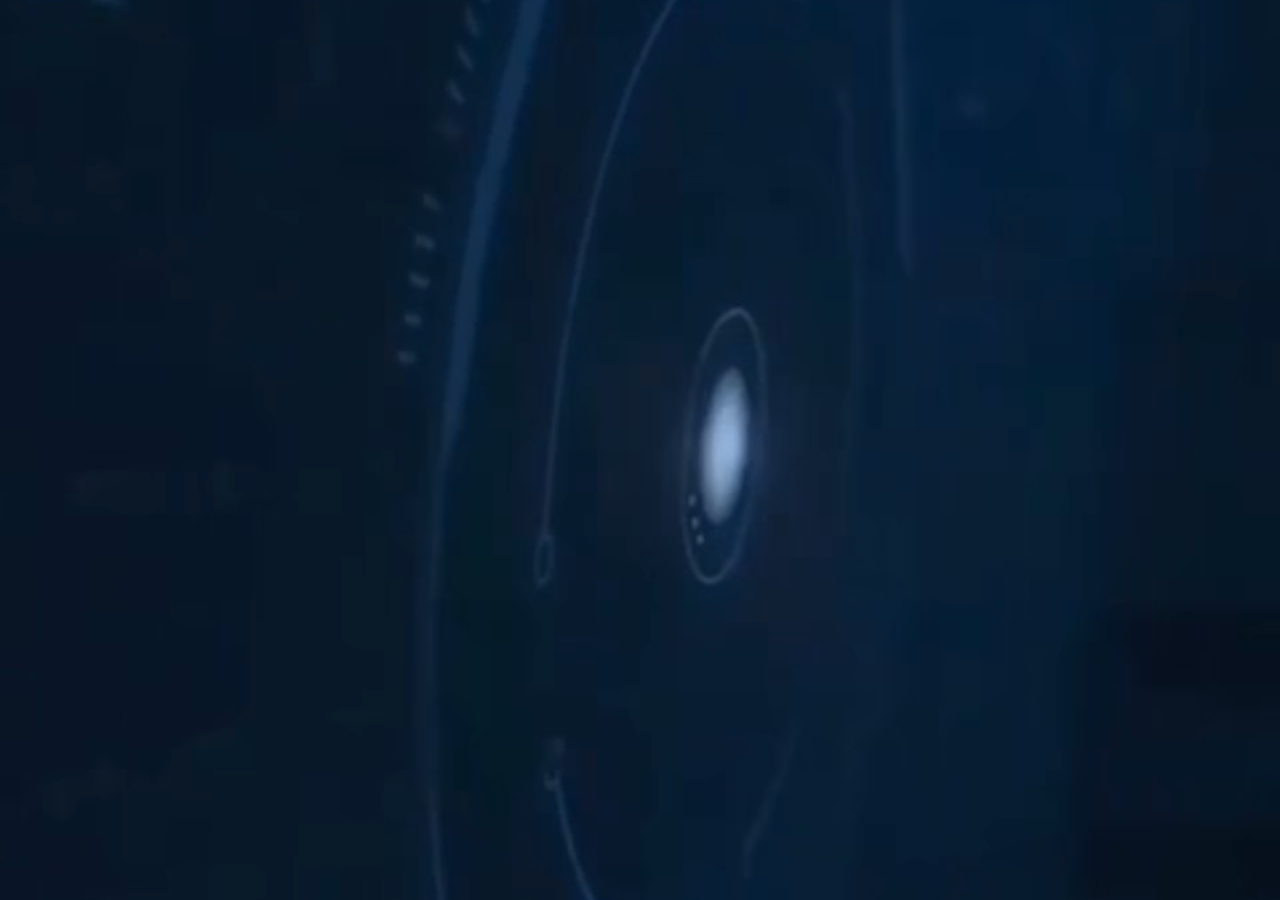
<file: index.html>
<!DOCTYPE html>
<html lang="en">
<head>
  <meta charset="UTF-8" />
  <title>Mission Control: Orbital Crisis</title>
  <link rel="stylesheet" href="https://cdnjs.cloudflare.com/ajax/libs/font-awesome/6.5.1/css/all.min.css"/>
  <link rel="stylesheet" href="style.css" />
</head>
<body>

  <div id="intro-container">
    <video id="intro-video" autoplay muted playsinline>
      <source src="assets/intro.mp4" type="video/mp4" />
    </video>
  </div>

  <!-- LANDING PAGE -->
  <div id="landing-page" class="hidden">


    <div class="stars-bg"></div>

    <!-- top bar -->
    <div class="top-bar">
      <div class="coins">
        <i class="fa-solid fa-coins"></i>
        <span class="coin-count">8,507,400</span>
      </div>

      <button class="settings-btn"><i class="fa-solid fa-gear"></i></button>
    </div>

    <!-- main content -->
    <div class="main-content">

      <div class="title-block">
        <h1 class="game-title">MISSION CONTROL</h1>
        <h2 class="game-subtitle">ORBITAL CRISIS</h2>
      </div>

      <button class="start-btn">
        START MISSION
      </button>

    </div>

    <!--bottom bar -->
    <div class="bottom-bar">

      <div class="info-card">
        <span class="info-label">Progress</span>
        <span class="info-value">1/3 Ships</span>
      </div>

      <div class="info-card">
        <span class="info-label">Best Run</span>
        <span class="info-value">12:34</span>
      </div>

      <div class="info-card">
        <span class="info-label">Rank</span>
        <span class="info-value">Captain</span>
      </div>

    </div>

  </div>

  <script src="script.js"></script>
</body>
</html>
</file>
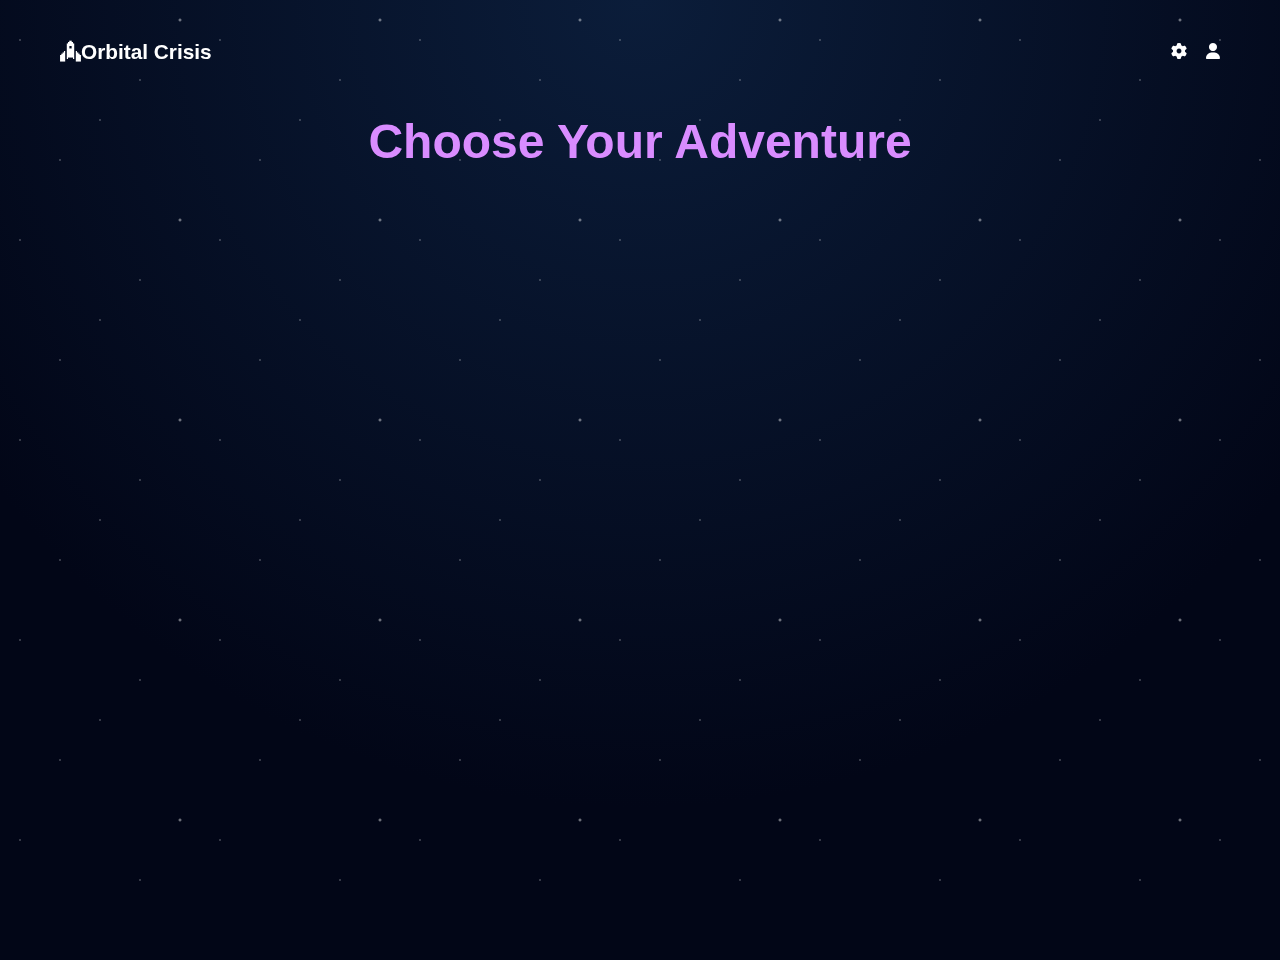
<file: levelDev.html>
<!DOCTYPE html>
<html lang="en">
<head>
    <meta charset="UTF-8">
    <meta name="viewport" content="width=device-width, initial-scale=1.0">
    <title>level page</title>
    <link rel="stylesheet" href="https://cdnjs.cloudflare.com/ajax/libs/font-awesome/6.5.1/css/all.min.css"/>
    <link rel="stylesheet" href="levelDev.css" />
</head>
<body>
    
<div class="stars-bg"></div>

<div class="level-page fade-container">

  <header class="top-bar">
    <div class="logo"><i class="fa-brands fa-space-awesome"></i>Orbital Crisis</div>
    <div class="icons">
      <span><i class="fa-solid fa-gear"></i></span>
      <span><i class="fa-solid fa-user"></i></span>
    </div>
  </header>

  <section class="level-header">
    <h1>Choose Your Adventure</h1>
  </section>

  <section class="levels-grid">

    <div class="level-card fade-item" style="background-image:url('assets/ship1.png')">
      <span class="badge easy">Easy</span>
      <span class="energy"><i class="fa-solid fa-bolt"></i></span>
      <h3>Level 1</h3>
      <p>Ship no. 1</p>
      <div class="stars">
        <i class="fa-solid fa-star"></i>
        <i class="fa-solid fa-star"></i>
        <i class="fa-solid fa-star"></i>
      </div>
    </div>

    <div class="level-card fade-item" style="background-image:url('assets/ship2.png')">
      <span class="badge easy">Easy</span>
      <span class="energy"><i class="fa-solid fa-bolt"></i></span>
      <h3>Level 2</h3>
      <p>Ship no. 2</p>
      <div class="stars">
        <i class="fa-solid fa-star"></i>
        <i class="fa-solid fa-star"></i>
        <i class="fa-regular fa-star"></i>
      </div>
    </div>

    <div class="level-card fade-item" style="background-image:url('assets/ship3.png')">
      <span class="badge medium">Medium</span>
      <span class="energy"><i class="fa-solid fa-bolt"></i></span>
      <h3>Level 3</h3>
      <p>Ship no. 3</p>
      <div class="stars">
        <i class="fa-regular fa-star"></i>
        <i class="fa-regular fa-star"></i>
        <i class="fa-regular fa-star"></i>
      </div>
    </div>

    <div class="level-card fade-item" style="background-image:url('assets/ship4.png')">
      <span class="badge medium">Medium</span>
      <span class="energy"><i class="fa-solid fa-bolt"></i></span>
      <h3>Level 4</h3>
      <p>Ship no. 4</p>
      <div class="stars">
        <i class="fa-solid fa-star"></i>
        <i class="fa-regular fa-star"></i>
        <i class="fa-regular fa-star"></i>
      </div>
    </div>

    <div class="level-card fade-item" style="background-image:url('assets/ship5.png')">
      <span class="badge hard">Hard</span>
      <span class="energy"><i class="fa-solid fa-bolt"></i></span>
      <h3>Level 5</h3>
      <p>Ship no. 5</p>
      <div class="stars">
        <i class="fa-regular fa-star"></i>
        <i class="fa-regular fa-star"></i>
        <i class="fa-regular fa-star"></i>
      </div>
    </div>

    <div class="level-card locked fade-item">
      <i class="fa-regular fa-lock"></i>
      <span class="energy"><i class="fa-solid fa-bolt"></i></span>
      Level 6<br><small>Neon City</small>
    </div>

    <div class="level-card locked fade-item">
      <i class="fa-regular fa-lock"></i>
      <span class="energy"><i class="fa-solid fa-bolt"></i></span>
      Level 7<br><small>Abyssal Depths</small>
    </div>

    <div class="level-card locked fade-item">
      <i class="fa-regular fa-lock"></i>
      <span class="energy"><i class="fa-solid fa-bolt"></i></span>
      Level 8<br><small>Final Challenge</small>
    </div>
  </section>

  <section class="stats fade-item">
    <div class="stat-box">5/8<br><small>Levels Unlocked</small></div>
    <div class="stat-box"><i class="fa-solid fa-star"></i>6<br><small>Stars Collected</small></div>
    <div class="stat-box">2<br><small>Levels Completed</small></div>
  </section>

</div>

</body>
</html>
</file>
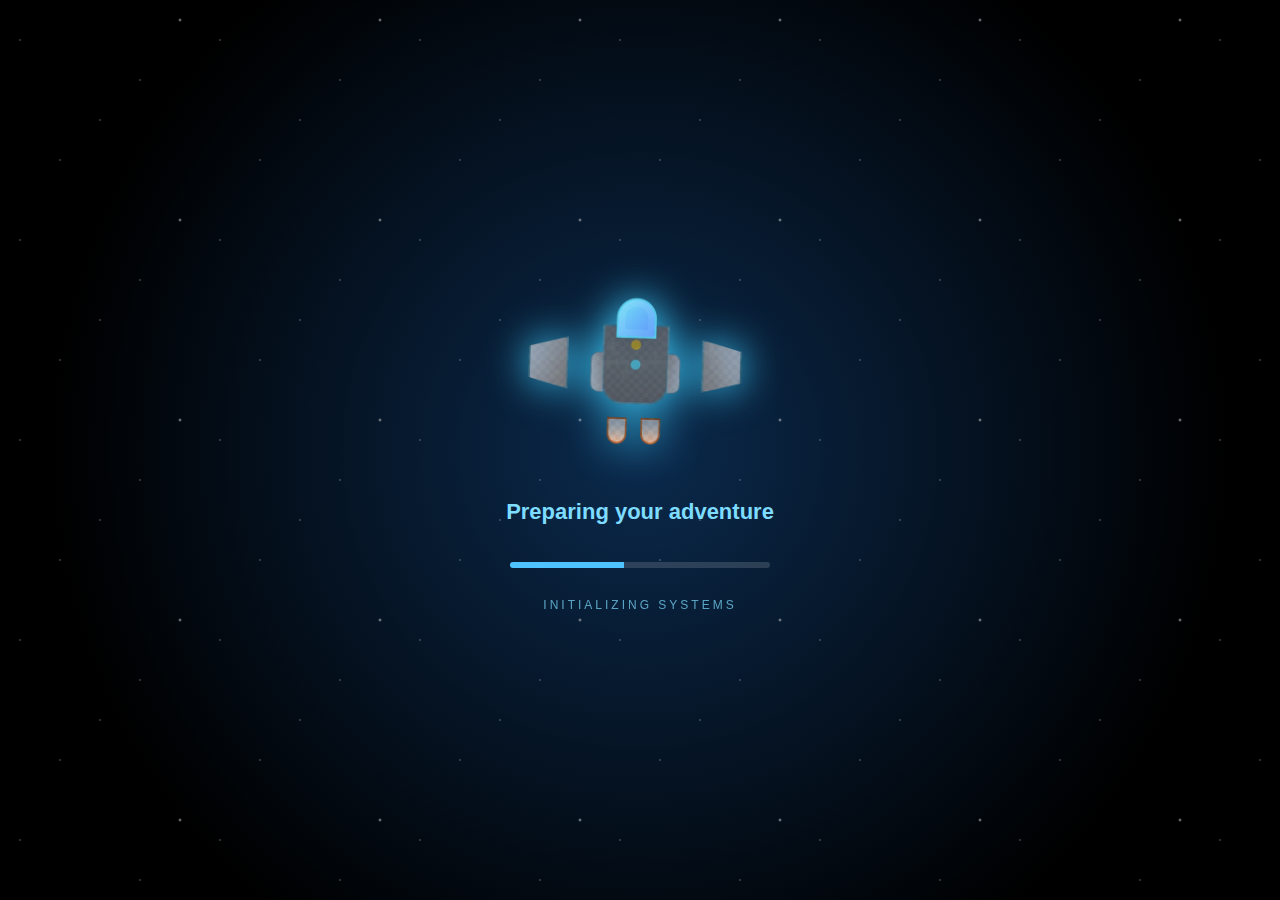
<file: loading.html>
<!DOCTYPE html>
<html lang="en">
<head>
  <meta charset="UTF-8" />
  <title>Game Loader</title>
  <link rel="stylesheet" href="loading.css" />
</head>
<body>

  <div class="space-bg"></div>
  <div class="stars-bg"></div>

  <div class="loader-container" id="loader">
    <img src="assets/loadingRocket.png" class="rocket" id="rocket" />

    <h2 class="loading-text">Preparing your adventure</h2>

    <div class="progress-bar">
      <span id="progress"></span>
    </div>

    <p class="sub-text">INITIALIZING SYSTEMS</p>
  </div>

  <script src="loading.js"></script>
</body>
</html>
</file>
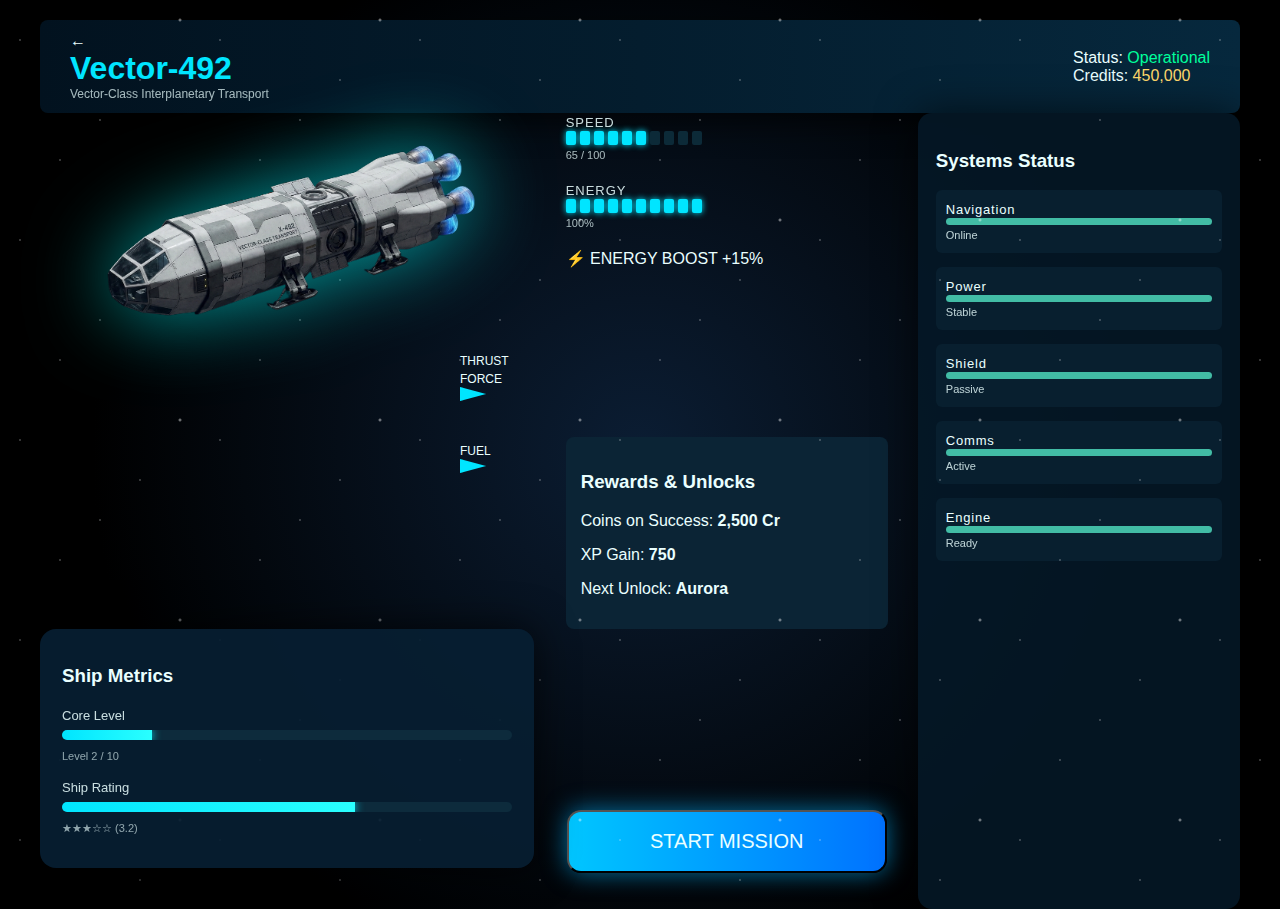
<file: Dashboards/1.html>
<!DOCTYPE html>
<html lang="en">
<head>
    <meta charset="UTF-8">
    <meta name="viewport" content="width=device-width, initial-scale=1.0">
    <title>Dashboard</title>
    <link rel="stylesheet" href="all.css" />
</head>
<body>
    <div class="dashboard">
    <div class="stars-bg"></div>

  <!--Top Bar -->
  <header class="top-bar">
    <div class="left">
      <span class="back">←</span>
      <div>
        <h1>Vector-492</h1>
        <p>Vector-Class Interplanetary Transport</p>
      </div>
    </div>
    <div class="right">
      <div>Status: <span class="ok">Operational</span></div>
      <div>Credits: <span class="credits">450,000</span></div>
    </div>
  </header>

  <main class="main-layout">

    <!-- Ship + Gauges -->
    <section class="ship-area">
      <div class="ship-container">
        <img src="../assets/Tship1.png" class="ship-rotate" />
      </div>

      <div class="gauges">
        <div class="gauge thrust">
          <span>THRUST FORCE</span>
          <div class="arrow-bar">
            <div class="arrow"></div>
            <div class="bar"><div class="fill" style="width:50%"></div></div>
          </div>
        </div>

        <div class="gauge fuel">
          <span>FUEL</span>
          <div class="arrow-bar">
            <div class="arrow"></div>
            <div class="bar"><div class="fill" style="width:56%"></div></div>
          </div>
        </div>
      </div>


    </section>



    
    <section class="mid-column">
        <!--Core Stats -->
        <section class="core-stats">
            <div class="stat">
                <label>SPEED</label>
                <div class="hud-bar">
                    <span class="active"></span>
                    <span class="active"></span>
                    <span class="active"></span>
                    <span class="active"></span>
                    <span class="active"></span>
                    <span class="active"></span>
                    <span></span><span></span><span></span><span></span>
                </div>
            <small>65 / 100</small>
            </div>

            <div class="stat">
                 <label>ENERGY</label>
                <div class="hud-bar">
                    <span class="active"></span>
                    <span class="active"></span>
                    <span class="active"></span>
                    <span class="active"></span>
                    <span class="active"></span>
                    <span class="active"></span>
                    <span class="active"></span>
                    <span class="active"></span>
                    <span class="active"></span>
                    <span class="active"></span>
                </div>
            <small>100%</small>
            </div>

            <div class="stat boost">⚡ ENERGY BOOST +15%</div>
        </section>

        <!--Rewards -->
        <section class="rewards">
            <h3>Rewards & Unlocks</h3>
            <p>Coins on Success: <b>2,500 Cr</b></p>
            <p>XP Gain: <b>750</b></p>
            <p>Next Unlock: <b>Aurora</b></p>
        </section>

        <!-- start btn -->
        <button class="start-btn">START MISSION</button>
    </section>
    

    <!--Systems -->
    <section class="systems">
      <h3>Systems Status</h3>

      <div class="system">
        <span>Navigation</span>
        <div class="health"><div style="width:100%"></div></div>
        <small>Online</small>
      </div>

      <div class="system">
        <span>Power</span>
        <div class="health"><div style="width:98%"></div></div>
        <small>Stable</small>
      </div>

      <div class="system warning">
        <span>Shield</span>
        <div class="health"><div style="width:100%"></div></div>
        <small>Passive</small>
      </div>

      <div class="system">
        <span>Comms</span>
        <div class="health"><div style="width:100%"></div></div>
        <small>Active</small>
      </div>

      <div class="system">
        <span>Engine</span>
        <div class="health"><div style="width:100%"></div></div>
        <small>Ready</small>
      </div>
    </section>

    

  </main>

  <!-- Bottom Metrics Panel -->
  <div class="ship-metrics">
    <h3>Ship Metrics</h3>

  <div class="metric">
    <span>Core Level</span>
    <div class="metric-bar">
      <div class="fill" style="width:20%"></div>
    </div>
    <small>Level 2 / 10</small>
  </div>

  <div class="metric">
    <span>Ship Rating</span>
    <div class="metric-bar">
      <div class="fill" style="width:65%"></div>
    </div>
    <small>★★★☆☆ (3.2)</small>
  </div>
</div>


</body>
</html>
</file>
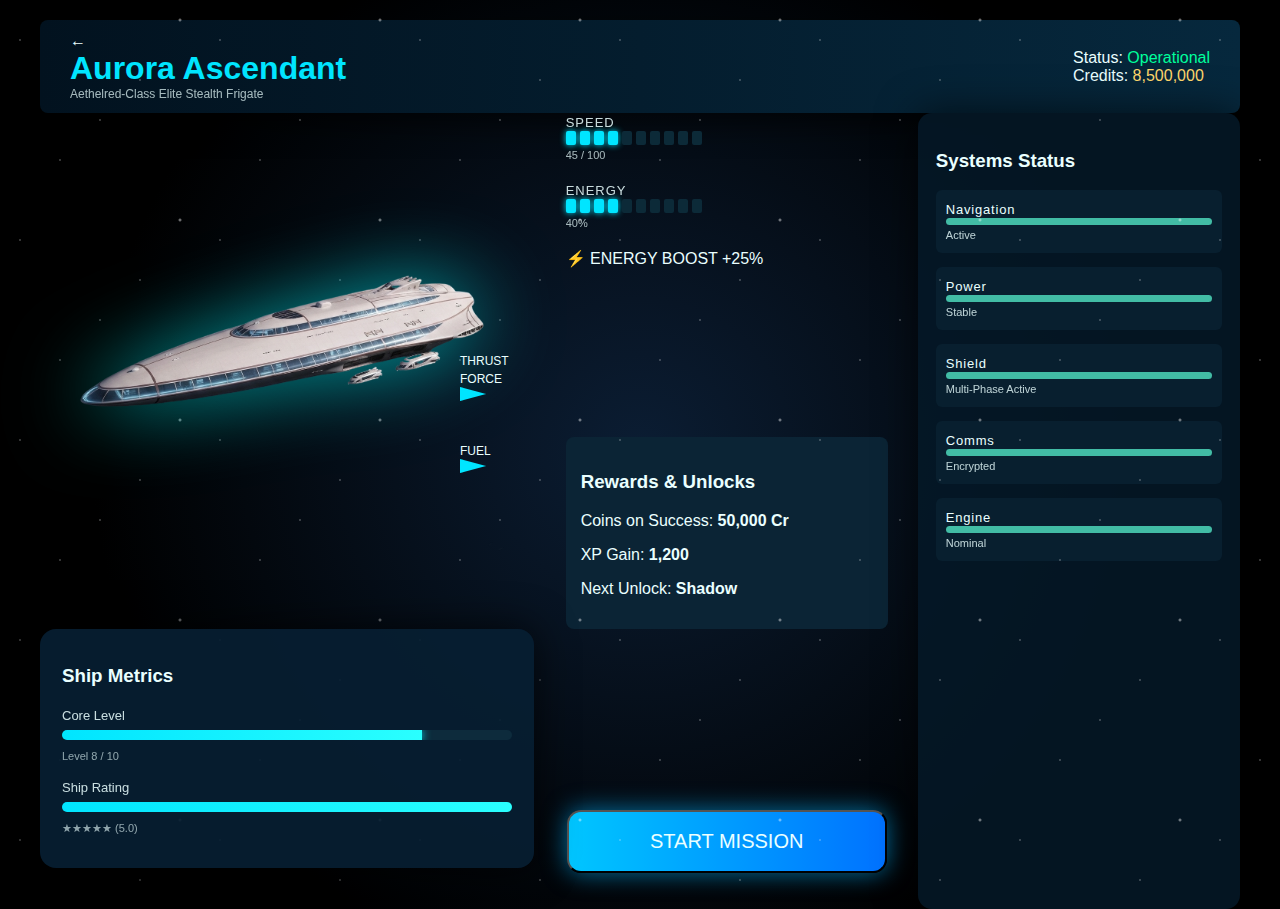
<file: Dashboards/2.html>
<!DOCTYPE html>
<html lang="en">
<head>
    <meta charset="UTF-8">
    <meta name="viewport" content="width=device-width, initial-scale=1.0">
    <title>Dashboard</title>
    <link rel="stylesheet" href="all.css" />
</head>
<body>
    <div class="dashboard">
    <div class="stars-bg"></div>

  <!--Top Bar -->
  <header class="top-bar">
    <div class="left">
      <span class="back">←</span>
      <div>
        <h1>Aurora Ascendant</h1>
        <p>Aethelred-Class Elite Stealth Frigate</p>
      </div>
    </div>
    <div class="right">
      <div>Status: <span class="ok">Operational</span></div>
      <div>Credits: <span class="credits">8,500,000</span></div>
    </div>
  </header>

  <main class="main-layout">

    <!-- Ship + Gauges -->
    <section class="ship-area">
      <div class="ship-container">
        <img src="../assets/Tship2.png" class="ship-rotate" />
      </div>

      <div class="gauges">
        <div class="gauge thrust">
          <span>THRUST FORCE</span>
          <div class="arrow-bar">
            <div class="arrow"></div>
            <div class="bar"><div class="fill" style="width:82%"></div></div>
          </div>
        </div>

        <div class="gauge fuel">
          <span>FUEL</span>
          <div class="arrow-bar">
            <div class="arrow"></div>
            <div class="bar"><div class="fill" style="width:98%"></div></div>
          </div>
        </div>
      </div>


    </section>



    
    <section class="mid-column">
        <!--Core Stats -->
        <section class="core-stats">
            <div class="stat">
                <label>SPEED</label>
                <div class="hud-bar">
                    <span class="active"></span>
                    <span class="active"></span>
                    <span class="active"></span>
                    <span class="active"></span>
                    <span></span><span></span><span></span><span></span><span></span><span></span>
                </div>
            <small>45 / 100</small>
            </div>

            <div class="stat">
                 <label>ENERGY</label>
                <div class="hud-bar">
                    <span class="active"></span>
                    <span class="active"></span>
                    <span class="active"></span>
                    <span class="active"></span>
                    <span></span><span></span><span></span><span></span><span></span><span></span>
                </div>
            <small>40%</small>
            </div>

            <div class="stat boost">⚡ ENERGY BOOST +25%</div>
        </section>

        <!--Rewards -->
        <section class="rewards">
            <h3>Rewards & Unlocks</h3>
            <p>Coins on Success: <b>50,000 Cr</b></p>
            <p>XP Gain: <b>1,200</b></p>
            <p>Next Unlock: <b>Shadow</b></p>
        </section>

        <!-- start btn -->
        <button class="start-btn">START MISSION</button>
    </section>
    

    <!--Systems -->
    <section class="systems">
      <h3>Systems Status</h3>

      <div class="system">
        <span>Navigation</span>
        <div class="health"><div style="width:100%"></div></div>
        <small>Active</small>
      </div>

      <div class="system">
        <span>Power</span>
        <div class="health"><div style="width:95%"></div></div>
        <small>Stable</small>
      </div>

      <div class="system warning">
        <span>Shield</span>
        <div class="health"><div style="width:100%"></div></div>
        <small>Multi-Phase Active</small>
      </div>

      <div class="system">
        <span>Comms</span>
        <div class="health"><div style="width:88%"></div></div>
        <small>Encrypted</small>
      </div>

      <div class="system">
        <span>Engine</span>
        <div class="health"><div style="width:92%"></div></div>
        <small>Nominal</small>
      </div>
    </section>

    

  </main>

  <!-- Bottom Metrics Panel -->
  <div class="ship-metrics">
    <h3>Ship Metrics</h3>

  <div class="metric">
    <span>Core Level</span>
    <div class="metric-bar">
      <div class="fill" style="width:80%"></div>
    </div>
    <small>Level 8 / 10</small>
  </div>

  <div class="metric">
    <span>Ship Rating</span>
    <div class="metric-bar">
      <div class="fill" style="width:100%"></div>
    </div>
    <small>★★★★★ (5.0)</small>
  </div>
</div>


</body>
</html>
</file>
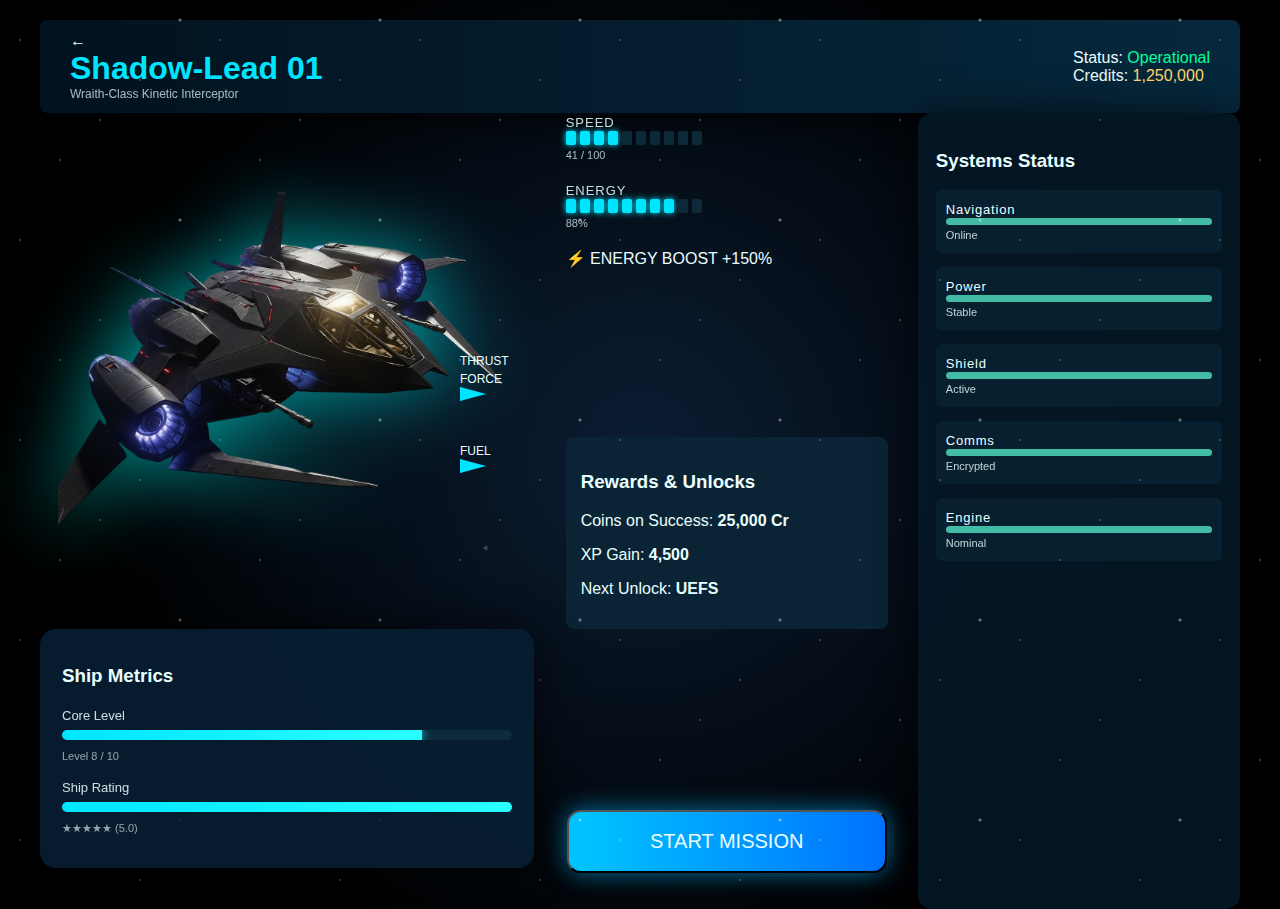
<file: Dashboards/3.html>
<!DOCTYPE html>
<html lang="en">
<head>
    <meta charset="UTF-8">
    <meta name="viewport" content="width=device-width, initial-scale=1.0">
    <title>Dashboard</title>
    <link rel="stylesheet" href="all.css" />
</head>
<body>
    <div class="dashboard">
    <div class="stars-bg"></div>

  <!--Top Bar -->
  <header class="top-bar">
    <div class="left">
      <span class="back">←</span>
      <div>
        <h1>Shadow-Lead 01</h1>
        <p>Wraith-Class Kinetic Interceptor</p>
      </div>
    </div>
    <div class="right">
      <div>Status: <span class="ok">Operational</span></div>
      <div>Credits: <span class="credits">1,250,000</span></div>
    </div>
  </header>

  <main class="main-layout">

    <!-- Ship + Gauges -->
    <section class="ship-area">
      <div class="ship-container">
        <img src="../assets/Tship3.png" class="ship-rotate" />
      </div>

      <div class="gauges">
        <div class="gauge thrust">
          <span>THRUST FORCE</span>
          <div class="arrow-bar">
            <div class="arrow"></div>
            <div class="bar"><div class="fill" style="width:41%"></div></div>
          </div>
        </div>

        <div class="gauge fuel">
          <span>FUEL</span>
          <div class="arrow-bar">
            <div class="arrow"></div>
            <div class="bar"><div class="fill" style="width:95%"></div></div>
          </div>
        </div>
      </div>


    </section>



    
    <section class="mid-column">
        <!--Core Stats -->
        <section class="core-stats">
            <div class="stat">
                <label>SPEED</label>
                <div class="hud-bar">
                    <span class="active"></span>
                    <span class="active"></span>
                    <span class="active"></span>
                    <span class="active"></span>
                    <span></span><span></span><span></span><span></span><span></span><span></span>
                </div>
            <small>41 / 100</small>
            </div>

            <div class="stat">
                 <label>ENERGY</label>
                <div class="hud-bar">
                    <span class="active"></span>
                    <span class="active"></span>
                    <span class="active"></span>
                    <span class="active"></span>
                    <span class="active"></span>
                    <span class="active"></span>
                    <span class="active"></span>
                    <span class="active"></span>
                    <span></span><span></span>
                </div>
            <small>88%</small>
            </div>

            <div class="stat boost">⚡ ENERGY BOOST +150%</div>
        </section>

        <!--Rewards -->
        <section class="rewards">
            <h3>Rewards & Unlocks</h3>
            <p>Coins on Success: <b>25,000 Cr</b></p>
            <p>XP Gain: <b>4,500</b></p>
            <p>Next Unlock: <b>UEFS</b></p>
        </section>

        <!-- start btn -->
        <button class="start-btn">START MISSION</button>
    </section>
    

    <!--Systems -->
    <section class="systems">
      <h3>Systems Status</h3>

      <div class="system">
        <span>Navigation</span>
        <div class="health"><div style="width:98%"></div></div>
        <small>Online</small>
      </div>

      <div class="system">
        <span>Power</span>
        <div class="health"><div style="width:94%"></div></div>
        <small>Stable</small>
      </div>

      <div class="system warning">
        <span>Shield</span>
        <div class="health"><div style="width:100%"></div></div>
        <small>Active</small>
      </div>

      <div class="system">
        <span>Comms</span>
        <div class="health"><div style="width:91%"></div></div>
        <small>Encrypted</small>
      </div>

      <div class="system">
        <span>Engine</span>
        <div class="health"><div style="width:89%"></div></div>
        <small>Nominal</small>
      </div>
    </section>

    

  </main>

  <!-- Bottom Metrics Panel -->
  <div class="ship-metrics">
    <h3>Ship Metrics</h3>

  <div class="metric">
    <span>Core Level</span>
    <div class="metric-bar">
      <div class="fill" style="width:80%"></div>
    </div>
    <small>Level 8 / 10</small>
  </div>

  <div class="metric">
    <span>Ship Rating</span>
    <div class="metric-bar">
      <div class="fill" style="width:100%"></div>
    </div>
    <small>★★★★★ (5.0)</small>
  </div>
</div>


</body>
</html>
</file>
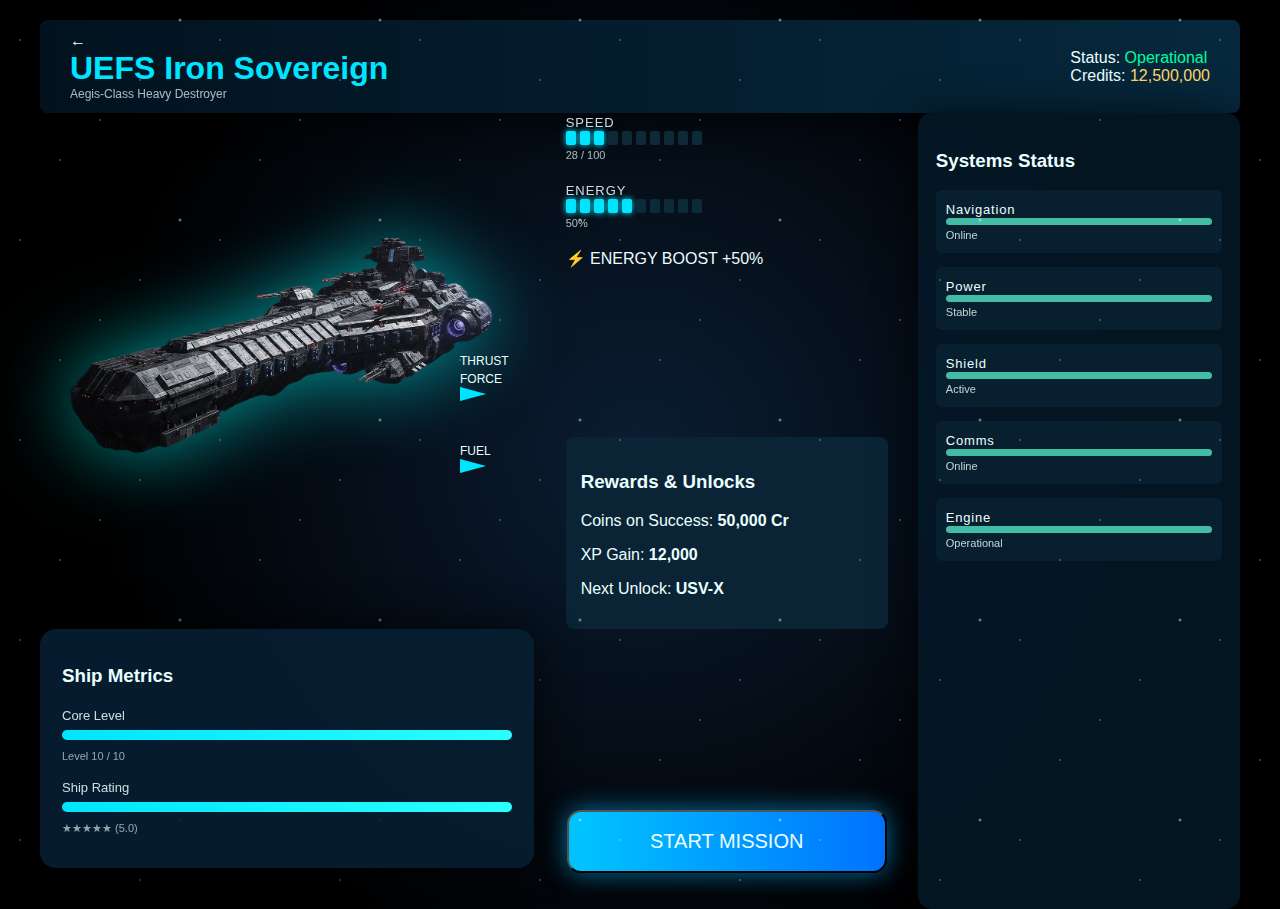
<file: Dashboards/4.html>
<!DOCTYPE html>
<html lang="en">
<head>
    <meta charset="UTF-8">
    <meta name="viewport" content="width=device-width, initial-scale=1.0">
    <title>Dashboard</title>
    <link rel="stylesheet" href="all.css" />
</head>
<body>
    <div class="dashboard">
    <div class="stars-bg"></div>

  <!--Top Bar -->
  <header class="top-bar">
    <div class="left">
      <span class="back">←</span>
      <div>
        <h1>UEFS Iron Sovereign</h1>
        <p>Aegis-Class Heavy Destroyer</p>
      </div>
    </div>
    <div class="right">
      <div>Status: <span class="ok">Operational</span></div>
      <div>Credits: <span class="credits">12,500,000</span></div>
    </div>
  </header>

  <main class="main-layout">

    <!-- Ship + Gauges -->
    <section class="ship-area">
      <div class="ship-container">
        <img src="../assets/Tship4.png" class="ship-rotate" />
      </div>

      <div class="gauges">
        <div class="gauge thrust">
          <span>THRUST FORCE</span>
          <div class="arrow-bar">
            <div class="arrow"></div>
            <div class="bar"><div class="fill" style="width:42%"></div></div>
          </div>
        </div>

        <div class="gauge fuel">
          <span>FUEL</span>
          <div class="arrow-bar">
            <div class="arrow"></div>
            <div class="bar"><div class="fill" style="width:56%"></div></div>
          </div>
        </div>
      </div>


    </section>



    
    <section class="mid-column">
        <!--Core Stats -->
        <section class="core-stats">
            <div class="stat">
                <label>SPEED</label>
                <div class="hud-bar">
                    <span class="active"></span>
                    <span class="active"></span>
                    <span class="active"></span>
                    <span></span><span></span><span></span><span></span><span></span><span></span><span></span>
                </div>
            <small>28 / 100</small>
            </div>

            <div class="stat">
                 <label>ENERGY</label>
                <div class="hud-bar">
                    <span class="active"></span>
                    <span class="active"></span>
                    <span class="active"></span>
                    <span class="active"></span>
                    <span class="active"></span>
                    <span></span><span></span><span></span><span></span><span></span>
                </div>
            <small>50%</small>
            </div>

            <div class="stat boost">⚡ ENERGY BOOST +50%</div>
        </section>

        <!--Rewards -->
        <section class="rewards">
            <h3>Rewards & Unlocks</h3>
            <p>Coins on Success: <b>50,000 Cr</b></p>
            <p>XP Gain: <b>12,000</b></p>
            <p>Next Unlock: <b>USV-X</b></p>
        </section>

        <!-- start btn -->
        <button class="start-btn">START MISSION</button>
    </section>
    

    <!--Systems -->
    <section class="systems">
      <h3>Systems Status</h3>

      <div class="system">
        <span>Navigation</span>
        <div class="health"><div style="width:98%"></div></div>
        <small>Online</small>
      </div>

      <div class="system">
        <span>Power</span>
        <div class="health"><div style="width:100%"></div></div>
        <small>Stable</small>
      </div>

      <div class="system warning">
        <span>Shield</span>
        <div class="health"><div style="width:100%"></div></div>
        <small>Active</small>
      </div>

      <div class="system">
        <span>Comms</span>
        <div class="health"><div style="width:100%"></div></div>
        <small>Online</small>
      </div>

      <div class="system">
        <span>Engine</span>
        <div class="health"><div style="width:94%"></div></div>
        <small>Operational</small>
      </div>
    </section>

    

  </main>

  <!-- Bottom Metrics Panel -->
  <div class="ship-metrics">
    <h3>Ship Metrics</h3>

  <div class="metric">
    <span>Core Level</span>
    <div class="metric-bar">
      <div class="fill" style="width:100%"></div>
    </div>
    <small>Level 10 / 10</small>
  </div>

  <div class="metric">
    <span>Ship Rating</span>
    <div class="metric-bar">
      <div class="fill" style="width:100%"></div>
    </div>
    <small>★★★★★ (5.0)</small>
  </div>
</div>


</body>
</html>
</file>
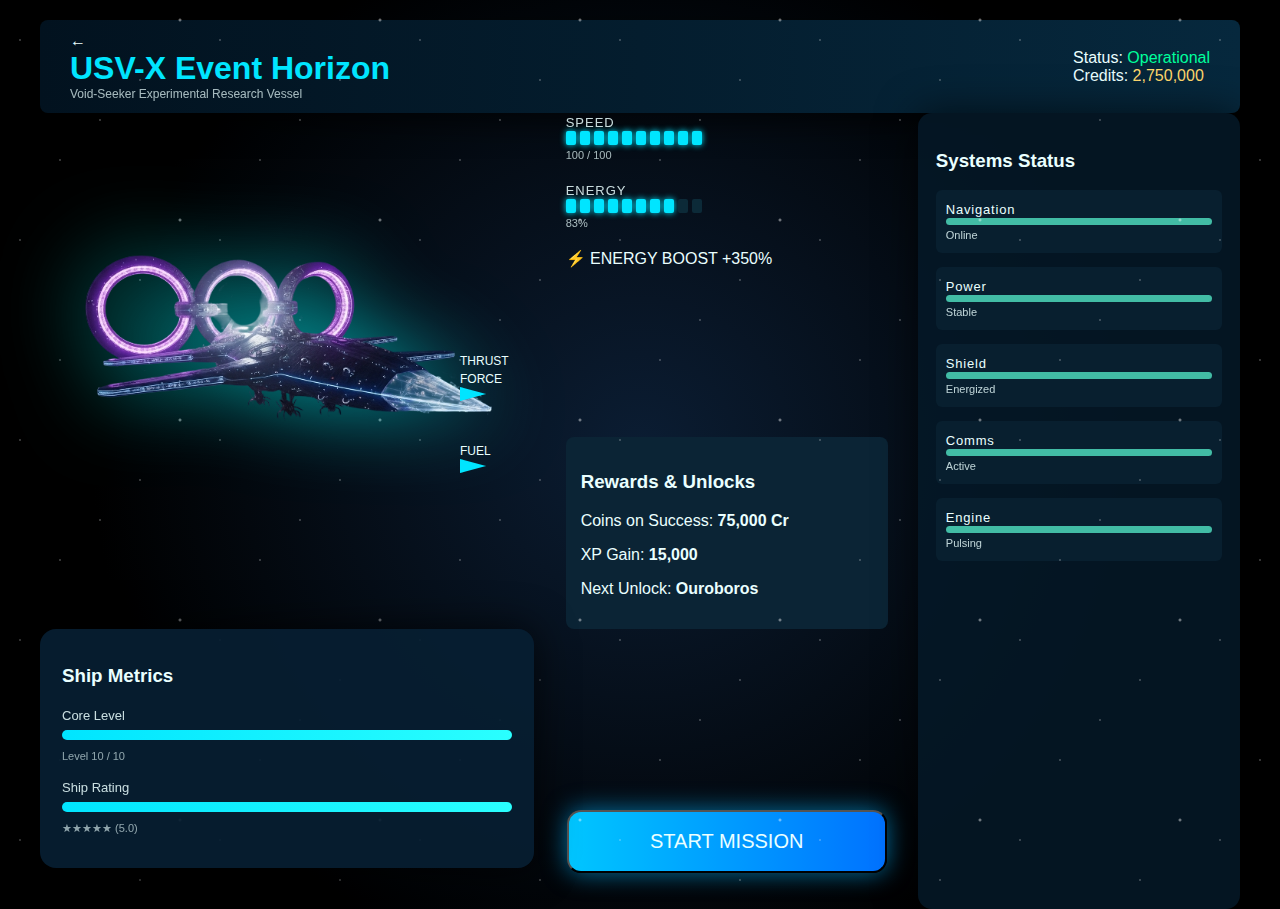
<file: Dashboards/5.html>
<!DOCTYPE html>
<html lang="en">
<head>
    <meta charset="UTF-8">
    <meta name="viewport" content="width=device-width, initial-scale=1.0">
    <title>Dashboard</title>
    <link rel="stylesheet" href="all.css" />
</head>
<body>
    <div class="dashboard">
    <div class="stars-bg"></div>

  <!--Top Bar -->
  <header class="top-bar">
    <div class="left">
      <span class="back">←</span>
      <div>
        <h1>USV-X Event Horizon</h1>
        <p>Void-Seeker Experimental Research Vessel</p>
      </div>
    </div>
    <div class="right">
      <div>Status: <span class="ok">Operational</span></div>
      <div>Credits: <span class="credits">2,750,000</span></div>
    </div>
  </header>

  <main class="main-layout">

    <!-- Ship + Gauges -->
    <section class="ship-area">
      <div class="ship-container">
        <img src="../assets/Tship5.png" class="ship-rotate" />
      </div>

      <div class="gauges">
        <div class="gauge thrust">
          <span>THRUST FORCE</span>
          <div class="arrow-bar">
            <div class="arrow"></div>
            <div class="bar"><div class="fill" style="width:55%"></div></div>
          </div>
        </div>

        <div class="gauge fuel">
          <span>FUEL</span>
          <div class="arrow-bar">
            <div class="arrow"></div>
            <div class="bar"><div class="fill" style="width:89%"></div></div>
          </div>
        </div>
      </div>


    </section>



    
    <section class="mid-column">
        <!--Core Stats -->
        <section class="core-stats">
            <div class="stat">
                <label>SPEED</label>
                <div class="hud-bar">
                    <span class="active"></span>
                    <span class="active"></span>
                    <span class="active"></span>
                    <span class="active"></span>
                    <span class="active"></span>
                    <span class="active"></span>
                    <span class="active"></span>
                    <span class="active"></span>
                    <span class="active"></span>
                    <span class="active"></span>
                </div>
            <small>100 / 100</small>
            </div>

            <div class="stat">
                 <label>ENERGY</label>
                <div class="hud-bar">
                    <span class="active"></span>
                    <span class="active"></span>
                    <span class="active"></span>
                    <span class="active"></span>
                    <span class="active"></span>
                    <span class="active"></span>
                    <span class="active"></span>
                    <span class="active"></span>
                    <span></span><span></span>
                </div>
            <small>83%</small>
            </div>

            <div class="stat boost">⚡ ENERGY BOOST +350%</div>
        </section>

        <!--Rewards -->
        <section class="rewards">
            <h3>Rewards & Unlocks</h3>
            <p>Coins on Success: <b>75,000 Cr</b></p>
            <p>XP Gain: <b>15,000</b></p>
            <p>Next Unlock: <b>Ouroboros</b></p>
        </section>

        <!-- start btn -->
        <button class="start-btn">START MISSION</button>
    </section>
    

    <!--Systems -->
    <section class="systems">
      <h3>Systems Status</h3>

      <div class="system">
        <span>Navigation</span>
        <div class="health"><div style="width:100%"></div></div>
        <small>Online</small>
      </div>

      <div class="system">
        <span>Power</span>
        <div class="health"><div style="width:98%"></div></div>
        <small>Stable</small>
      </div>

      <div class="system warning">
        <span>Shield</span>
        <div class="health"><div style="width:100%"></div></div>
        <small>Energized</small>
      </div>

      <div class="system">
        <span>Comms</span>
        <div class="health"><div style="width:94%"></div></div>
        <small>Active</small>
      </div>

      <div class="system">
        <span>Engine</span>
        <div class="health"><div style="width:100%"></div></div>
        <small>Pulsing</small>
      </div>
    </section>

    

  </main>

  <!-- Bottom Metrics Panel -->
  <div class="ship-metrics">
    <h3>Ship Metrics</h3>

  <div class="metric">
    <span>Core Level</span>
    <div class="metric-bar">
      <div class="fill" style="width:100%"></div>
    </div>
    <small>Level 10 / 10</small>
  </div>

  <div class="metric">
    <span>Ship Rating</span>
    <div class="metric-bar">
      <div class="fill" style="width:100%"></div>
    </div>
    <small>★★★★★ (5.0)</small>
  </div>
</div>


</body>
</html>
</file>
<file: style.css>
/* INTRO VIDEO */

#intro-container {
  position: fixed;
  inset: 0;
  background: black;
  z-index: 9999;
  display: flex;
  align-items: center;
  justify-content: center;
}

#intro-video {
  width: 100%;
  height: 100%;
  object-fit: cover;
}

/* @media (min-width: 768px) {
  #intro-video {
    object-fit: contain;
    background: black;
  }
} */


/* LANDING PAGE */

.hidden {
  opacity: 0;
  pointer-events: none;
}

/*entry of landing page*/

.landing-fade-in {
  animation: landingFade 1.8s ease forwards;
}

@keyframes landingFade {
  from {
    opacity: 0;
    filter: brightness(0);
  }
  to {
    opacity: 1;
    filter: brightness(1);
  }
}

.pixel-reveal {
  animation: pixelReveal 1.6s steps(8) forwards;
}

@keyframes pixelReveal {
  0% {
    opacity: 0;
    filter: grayscale(1) blur(12px);
  }
  60% {
    opacity: 1;
    filter: grayscale(1) blur(4px);
  }
  100% {
    opacity: 1;
    filter: grayscale(0) blur(0);
  }
}


* {
  margin: 0;
  padding: 0;
  box-sizing: border-box;
  font-family: "Segoe UI", "Orbitron", sans-serif;
}

body {
  height: 100vh;
  background: radial-gradient(circle at top, #0b1c2d, #020617 70%);
  color: #eaf4ff;
  overflow: hidden;
}

#landing-page {
  position: relative;
  height: 100vh;
}


/* star bg*/
.stars-bg {
  position: absolute;
  inset: 0;
  background-image:
    radial-gradient(1px 1px at 10% 20%, #fff, transparent),
    radial-gradient(1px 1px at 30% 80%, #fff, transparent),
    radial-gradient(1px 1px at 70% 40%, #fff, transparent),
    radial-gradient(2px 2px at 90% 10%, #fff, transparent),
    radial-gradient(1px 1px at 50% 60%, #fff, transparent);
  background-size: 200px 200px;
  animation: moveStars 60s linear infinite;
  opacity: 0.6;
  pointer-events: none;
}

.stars-bg::before{
  animation: moveStars 90s linear infinite;
  opacity: 0.4;
}
.stars-bg::after {
  content: "";
  position: absolute;
  inset: 0;
  background: inherit;
  pointer-events: none;
  animation: moveStars 120s linear infinite;
  opacity: 0.25;
}


@keyframes moveStars {
  from { transform: translateY(0); }
  to   { transform: translateY(1000px); }
}

/* top bar */
.top-bar {
  position: absolute;
  top: 24px;
  left: 24px;
  right: 24px;
  display: flex;
  justify-content: space-between;
  align-items: center;
  z-index: 2;
}

.coins {
  display: flex;
  align-items: center;
  gap: 8px;
  padding: 10px 18px;
  border-radius: 999px;
  background: rgba(255, 215, 0, 0.12);
  border: 1px solid rgba(255, 215, 0, 0.4);
  color: #ffd84d;
  font-weight: 600;
}

.coins i {
  font-size: 18px;
}

.settings-btn {
  width: 44px;
  height: 44px;
  border-radius: 50%;
  border: 1px solid rgba(0, 200, 255, 0.4);
  background: rgba(0, 200, 255, 0.12);
  color: #7ce9ff;
  cursor: pointer;
}

/* main content */
.main-content {
  height: 100%;
  display: flex;
  flex-direction: column;
  align-items: center;
  justify-content: center;
  text-align: center;
  z-index: 1;
  position: relative;
}

.title-block h1 {
  font-size: 64px;
  letter-spacing: 6px;
  text-transform: uppercase;
  color: #eaf6ff;
  text-shadow: 0 0 30px rgba(100, 180, 255, 0.6);
}

.title-block h2 {
  margin-top: 14px;
  letter-spacing: 4px;
  color: #9bb6d6;
  font-size: 16px;
}

/* start btn */
.start-btn {
  margin-top: 40px;
  padding: 16px 44px;
  font-size: 18px;
  border-radius: 14px;
  border: none;
  cursor: pointer;
  background: linear-gradient(135deg, #2d9cff, #4eb4ff);
  color: white;
  box-shadow: 0 10px 40px rgba(46, 156, 255, 0.45);
  transition: transform 0.2s ease, box-shadow 0.2s ease;
}

.start-btn:hover {
  transform: translateY(-3px) scale(1.03);
  box-shadow: 0 15px 50px rgba(46, 156, 255, 0.7);
}

/* bottom bar */
.bottom-bar {
  position: absolute;
  bottom: 30px;
  width: 100%;
  display: flex;
  justify-content: center;
  gap: 20px;
  z-index: 2;
}

.info-card {
  min-width: 180px;
  padding: 16px 20px;
  border-radius: 14px;
  background: rgba(255, 255, 255, 0.05);
  border: 1px solid rgba(255, 255, 255, 0.1);
  backdrop-filter: blur(6px);
  text-align: center;
  font-size: 14px;
  color: #9fb8d8;
}

.info-value {
  display: block;
  margin-top: 6px;
  font-size: 18px;
  color: #ffffff;
}
</file>
<file: levelDev.css>
body {
  margin: 0;
  min-height: 100vh;
  background: radial-gradient(circle at top, #0b1d3a, #020617 70%);
  overflow-x: hidden;
}



/* star bg*/
.stars-bg {
  position: fixed;
  inset: 0;
  background-image:
    radial-gradient(1px 1px at 10% 20%, #fff, transparent),
    radial-gradient(1px 1px at 30% 80%, #fff, transparent),
    radial-gradient(1px 1px at 70% 40%, #fff, transparent),
    radial-gradient(2px 2px at 90% 10%, #fff, transparent),
    radial-gradient(1px 1px at 50% 60%, #fff, transparent);
  background-size: 200px 200px;
  animation: moveStars 60s linear infinite;
  opacity: 0.6;
  pointer-events: none;
  z-index: 0;
}

.stars-bg::before{
  animation: moveStars 90s linear infinite;
  opacity: 0.4;
}
.stars-bg::after {
  content: "";
  position: absolute;
  inset: 0;
  background: inherit;
  pointer-events: none;
  animation: moveStars 120s linear infinite;
  opacity: 0.25;
}


@keyframes moveStars {
  from { transform: translateY(0); }
  to   { transform: translateY(1000px); }
}


.level-page {
  position: relative;
  min-height: 100vh;
  padding: 30px 60px;
  color: #fff;
  font-family: 'Segoe UI', sans-serif;
  z-index: 2;
}

.top-bar {
  display: flex;
  justify-content: space-between;
  align-items: center;
  padding: 10px 0;
}

.level-header {
  text-align: center;
  margin: 40px 0;
}

.level-header h1 {
  font-size: 3rem;
  color: #d98cff;
}

.level-header p {
  opacity: 0.8;
}

.levels-grid {
  display: grid;
  grid-template-columns: repeat(4, 1fr);
  gap: 25px;
}

.level-card {
  background: linear-gradient(180deg, rgba(0,0,0,0.25), rgba(0,0,0,0.7));
  border-radius: 20px;
  padding: 20px;
  min-height: 180px;
  position: relative;
  display: flex;
  flex-direction: column;
  justify-content: flex-end; 
  background-size: cover;
  background-position: center;
}

.level-card h3 {
  margin: 0;
  font-size: 1.4rem;
  font-weight: 600;
}

.level-card p {
  margin: 6px 0 10px;
  opacity: 0.85;
}



.level-card:hover {
  transform: translateY(-5px) scale(1.02);
}

.badge {
  position: absolute;
  top: 12px;
  left: 12px;
  padding: 4px 12px;
  border-radius: 999px;
  font-size: 12px;
  font-weight: 600;
  color: #fff;
}

.easy { background: #4caf50; }
.medium { background: #ff9800; }
.hard { background: #f44336; }

.locked {
  display: flex;
  justify-content: center;
  align-items: center;
  font-size: 1.1rem;
  opacity: 0.5;
}

.stats {
  display: flex;
  justify-content: space-around;
  margin: 60px 0 20px;
}

.stat-box {
  background: rgba(255,255,255,0.08);
  padding: 20px 40px;
  border-radius: 14px;
  text-align: center;
  font-size: 1.4rem;
}

.stat-box small {
  display: block;
  font-size: 0.8rem;
  opacity: 0.7;
}


.logo {
  font-size: 1.3rem;
  font-weight: 600;
}


.icons span {
  margin-left: 15px;
  cursor: pointer;
}

.energy {
  position: absolute;
  top: 12px;
  right: 12px;
  color: #ffd54f;
  font-size: 18px;
}

.stars i {
  color: #ffca28;
  font-size: 18px;
  margin-right: 4px;
}




/* Fade-in Animation */
.fade-container .fade-item {
  opacity: 0;
  transform: translateY(20px);
  animation: fadeIn 0.8s ease forwards;
}

.fade-container .fade-item:nth-child(1){animation-delay:.1s}
.fade-container .fade-item:nth-child(2){animation-delay:.2s}
.fade-container .fade-item:nth-child(3){animation-delay:.3s}
.fade-container .fade-item:nth-child(4){animation-delay:.4s}
.fade-container .fade-item:nth-child(5){animation-delay:.5s}
.fade-container .fade-item:nth-child(6){animation-delay:.6s}
.fade-container .fade-item:nth-child(7){animation-delay:.7s}
.fade-container .fade-item:nth-child(8){animation-delay:.8s}

@keyframes fadeIn {
  to {
    opacity: 1;
    transform: translateY(0);
  }
}
</file>
<file: loading.css>
body {
  margin: 0;
  height: 100vh;
  background: radial-gradient(circle at center, #0b1d33 0%, #000 70%);
  overflow: hidden;
  font-family: Arial, sans-serif;
}



.stars-bg {
  position: absolute;
  inset: 0;
  background-image:
    radial-gradient(1px 1px at 10% 20%, #fff, transparent),
    radial-gradient(1px 1px at 30% 80%, #fff, transparent),
    radial-gradient(1px 1px at 70% 40%, #fff, transparent),
    radial-gradient(2px 2px at 90% 10%, #fff, transparent),
    radial-gradient(1px 1px at 50% 60%, #fff, transparent);
  background-size: 200px 200px;
  animation: moveStars 60s linear infinite;
  opacity: 0.6;
  pointer-events: none;
}

@keyframes moveStars {
  from { transform: translateY(0); }
  to   { transform: translateY(1000px); }
}

/* Loader Layout */
.loader-container {
  position: absolute;
  inset: 0;
  display: flex;
  flex-direction: column;
  justify-content: center;
  align-items: center;
  gap: 18px;
  transition: opacity 0.8s ease;
  z-index: 2;
  text-align: center;
}


.rocket {
  width: 280px;
  filter: drop-shadow(0 0 20px #3fd0ff);
  transition: transform 1s ease, opacity 1s ease;
}


.loading-text {
  font-size: 22px;
}

.progress-bar {
  width: 260px;
  height: 6px;
  background: rgba(255,255,255,0.15);
  border-radius: 5px;
  overflow: hidden;
}

.progress-bar span {
  display: block;
  height: 100%;
  width: 0%;
  background: #4fc3ff;
  transition: width 0.1s linear;
}

.sub-text {
  font-size: 12px;
  letter-spacing: 3px;
  opacity: 0.7;
}

/* Exit Animations */
.fade-out {
  opacity: 0;
}

.rocket-fly {
  transform: translateY(-200px);
  opacity: 0;
}

.space-bg {
  position: absolute;
  inset: 0;
  background: radial-gradient(circle at center, #0b2a4d 0%, #000 75%);
  z-index: 0;
}

.loading-text,
.sub-text {
  color: #7ddcff;
}
</file>
<file: Dashboards/all.css>
body {
  margin: 0;
  height: 100vh;
  background: radial-gradient(circle at center, #0b1d33 0%, #000 70%);
  overflow: hidden;
  font-family: Arial, sans-serif;
  color: #eaffff;
}

/* star bg*/
.stars-bg {
  position: absolute;
  inset: 0;
  background-image:
    radial-gradient(1px 1px at 10% 20%, #fff, transparent),
    radial-gradient(1px 1px at 30% 80%, #fff, transparent),
    radial-gradient(1px 1px at 70% 40%, #fff, transparent),
    radial-gradient(2px 2px at 90% 10%, #fff, transparent),
    radial-gradient(1px 1px at 50% 60%, #fff, transparent);
  background-size: 200px 200px;
  animation: moveStars 60s linear infinite;
  opacity: 0.6;
  pointer-events: none;
}

.stars-bg::before{
  animation: moveStars 90s linear infinite;
  opacity: 0.4;
}
.stars-bg::after {
  content: "";
  position: absolute;
  inset: 0;
  background: inherit;
  pointer-events: none;
  animation: moveStars 120s linear infinite;
  opacity: 0.25;
}


@keyframes moveStars {
  from { transform: translateY(0); }
  to   { transform: translateY(1000px); }
}

.dashboard {
  position: relative;
  padding: 20px 40px;
}

.dashboard * {
  color: #eaffff;
}

/* Top Bar */
.top-bar {
  display: flex;
  justify-content: space-between;
  align-items: center;
  background: linear-gradient(90deg,#02121f,#06283d);
  padding: 12px 30px;
  border-radius: 8px;
  box-shadow: 0 10px 30px rgba(0,0,0,.6);
}

.top-bar h1 { margin:0;color:#00e5ff; }
.top-bar p { margin:0;font-size:12px;opacity:.7 }

.ok { color:#00ff9c }
.credits { color:#ffd86b }

/* Layout */
.main-layout {
  display:grid;
  grid-template-columns: 2fr 1.3fr 1.3fr;
  gap:30px;
  align-items: stretch;
  min-height: calc(100vh - 140px);
  
}

/* Ship */
.ship-container {
  perspective: 1200px;
  display: flex;
  justify-content: center;
  align-items: center;
}
.ship-rotate {
  width: 460px; /* BIGGER */
  animation: spin 12s linear infinite;
  transform-style: preserve-3d;
  filter: drop-shadow(0 0 40px rgba(0,255,255,0.6));
}

@keyframes spin {
  0%{transform:rotateY(0deg)}
  100%{transform:rotateY(360deg)}
}

/* Gauges */
.gauge span { font-size:12px }
.arrow-bar {
  display:flex;
  align-items:center;
  gap:8px;
}

.gauge {
  margin-top: 18px;
}

.arrow {
  width: 26px;
  height: 14px;
  background: #00e5ff;
  clip-path: polygon(0 0, 100% 50%, 0 100%);
  box-shadow: 0 0 10px #00e5ff;
}


.bar {
  height: 10px;
  background: #0b2a38;
  border-radius: 10px;
  overflow: hidden;
}


.bar .fill {
  background: linear-gradient(90deg,#00e5ff,#2affff);
  box-shadow: 0 0 12px #00e5ff;
}

/* Stats */
.stat-bar {
  height:10px;background:#102a3a;border-radius:5px;
}
.stat-bar .fill {height:100%;background:#00e5ff}

/* Systems */
.systems {
  background: rgba(5,25,40,.85);
  padding: 18px;
  border-radius: 14px;
  box-shadow: 0 0 40px rgba(0,0,0,.6);
  height: 100%;
  display: flex;
  flex-direction: column;
}

.system {
  background: #081f2f;
  padding: 10px;
  border-radius: 6px;
  margin-bottom: 14px;
}

.system span {
  font-size: 13px;
  letter-spacing: .8px;
}

.system small {
  font-size: 11px;
  opacity: .8;
}

.health {
  height: 7px;
  background: #42bca5;
  border-radius: 6px;
  overflow: hidden;
}

.health div {
  background: linear-gradient(90deg,#00ff9c,#2affd0);
  box-shadow: 0 0 10px #00ff9c;
}

/* Rewards */
.rewards {
  background:#0b2435;
  padding:15px;border-radius:8px;
}

/* Button */
.start-btn {
  display: block;
  margin: 40px auto 0;
  width: 320px;
  padding: 18px;
  font-size: 20px;
  border-radius: 14px;
  background: linear-gradient(90deg,#00c6ff,#0072ff);
  box-shadow: 0 0 25px rgba(0,180,255,.6);
  margin-top: 30px;
  align-self: center;
}


.stat {
  margin-bottom: 18px;
}

.stat label {
  font-size: 13px;
  letter-spacing: 1px;
  opacity: .85;
}

.stat small {
  font-size: 11px;
  opacity: .7;
}

.stat-bar {
  height: 10px;
  background: linear-gradient(90deg,#102c3a,#061923);
  border-radius: 8px;
  overflow: hidden;
}

.stat-bar .fill {
  height: 100%;
  background: linear-gradient(90deg,#00e5ff,#2affff);
  box-shadow: 0 0 12px #00e5ff;
}

.hud-bar {
  display: flex;
  gap: 4px;
}

.hud-bar span {
  width: 10px;
  height: 14px;
  background: #0c2a38;
  border-radius: 2px;
}

.hud-bar span.active {
  background: #00e5ff;
  box-shadow: 0 0 6px #00e5ff;
}

.ship-area {
  position: relative;
}

.gauges {
  position: absolute;
  left: 420px;
  top: 220px;
}

.gauge.thrust { margin-bottom: 40px; }

.mid-column {
  display: flex;
  flex-direction: column;
  justify-content: space-between;
  min-height: 100%;
}

.core-rating {
  background: rgba(6, 30, 50, 0.9);
  border-radius: 14px;
  padding: 16px 18px;
  box-shadow: 0 0 30px rgba(0,0,0,.6);
}

.core-rating h3 {
  margin: 0 0 12px;
  font-size: 15px;
  letter-spacing: 1px;
  color: #9ff5ff;
}

.metric {
  margin-bottom: 14px;
}

.metric span {
  font-size: 13px;
  opacity: .85;
}

.metric small {
  font-size: 11px;
  opacity: .6;
}

.metric-bar {
  height: 10px;
  background: #0d2b3c;
  border-radius: 8px;
  overflow: hidden;
  margin: 6px 0;
}

.metric-bar .fill {
  height: 100%;
  background: linear-gradient(90deg,#00e5ff,#2affff);
  box-shadow: 0 0 10px #00e5ff;
}

.ship-metrics {
  position: absolute;
  left: 40px;
  bottom: 25px;

  width: 450px;
  /* calc(100% - 40px - 40px - 360px);  */
  /* 360px ≈ width of Systems column */

  background: rgba(6, 30, 50, 0.92);
  border-radius: 16px;
  padding: 18px 22px;

  box-shadow: 0 0 40px rgba(0,0,0,.7);
}
</file>
